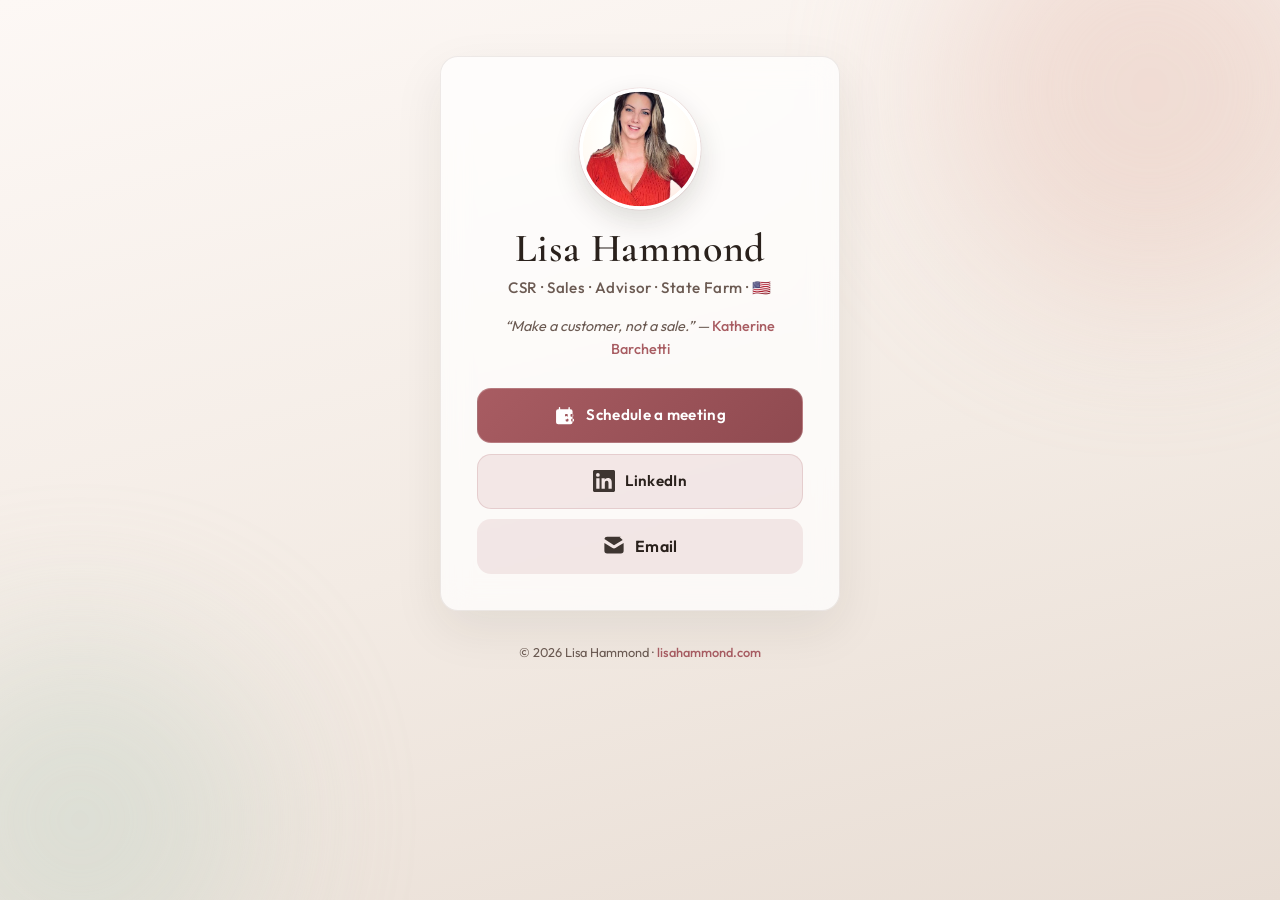
<file: index.html>
<!DOCTYPE html>
<html lang="en">
  <head>
    <meta charset="utf-8" />
    <meta name="viewport" content="width=device-width, initial-scale=1" />
    <title>Lisa Hammond</title>
    <meta
      name="description"
      content="Lisa Hammond — CSR & Sales at State Farm. Connect on LinkedIn, schedule a meeting, or send an email."
    />
    <meta property="og:title" content="Lisa Hammond" />
    <meta
      property="og:description"
      content="CSR | Sales | Advisor | State Farm"
    />
    <meta property="og:type" content="website" />
    <meta property="og:url" content="https://lisahammond.com/" />
    <meta property="og:image" content="https://lisahammond.com/author/lisa-hammond.png" />
    <meta name="twitter:card" content="summary_large_image" />
    <link rel="preconnect" href="https://fonts.googleapis.com" />
    <link rel="preconnect" href="https://fonts.gstatic.com" crossorigin />
    <link
      href="https://fonts.googleapis.com/css2?family=Cormorant+Garamond:ital,wght@0,500;0,600;1,500&family=Outfit:wght@400;500;600&display=swap"
      rel="stylesheet"
    />
    <link rel="stylesheet" href="/styles.css" />
    <script src="https://www.google.com/recaptcha/api.js?render=6LeG2hUrAAAAAMUD3b8o0OURuL3CIola4CC_6qtU"></script>
    <link rel="apple-touch-icon" sizes="57x57" href="/favicon/apple-icon-57x57.png" />
    <link rel="apple-touch-icon" sizes="60x60" href="/favicon/apple-icon-60x60.png" />
    <link rel="apple-touch-icon" sizes="72x72" href="/favicon/apple-icon-72x72.png" />
    <link rel="apple-touch-icon" sizes="76x76" href="/favicon/apple-icon-76x76.png" />
    <link rel="apple-touch-icon" sizes="114x114" href="/favicon/apple-icon-114x114.png" />
    <link rel="apple-touch-icon" sizes="120x120" href="/favicon/apple-icon-120x120.png" />
    <link rel="apple-touch-icon" sizes="144x144" href="/favicon/apple-icon-144x144.png" />
    <link rel="apple-touch-icon" sizes="152x152" href="/favicon/apple-icon-152x152.png" />
    <link rel="apple-touch-icon" sizes="180x180" href="/favicon/apple-icon-180x180.png" />
    <link rel="icon" type="image/png" sizes="192x192" href="/favicon/android-icon-192x192.png" />
    <link rel="icon" type="image/png" sizes="32x32" href="/favicon/favicon-32x32.png" />
    <link rel="icon" type="image/png" sizes="96x96" href="/favicon/favicon-96x96.png" />
    <link rel="icon" type="image/png" sizes="16x16" href="/favicon/favicon-16x16.png" />
    <link rel="icon" href="/favicon/favicon.ico" sizes="any" />
    <link rel="manifest" href="/favicon/manifest.json" />
    <meta name="msapplication-TileColor" content="#ffffff" />
    <meta name="msapplication-TileImage" content="/favicon/ms-icon-144x144.png" />
    <meta name="msapplication-config" content="/favicon/browserconfig.xml" />
    <meta name="theme-color" content="#ffffff" />
  </head>
  <body>
    <div class="bg-blob bg-blob--1" aria-hidden="true"></div>
    <div class="bg-blob bg-blob--2" aria-hidden="true"></div>

    <main class="wrap">
      <article class="card">
        <img
          class="avatar"
          src="/author/lisa-hammond.png"
          alt="Lisa Hammond"
          width="112"
          height="112"
          fetchpriority="high"
        />
        <h1>Lisa Hammond</h1>
        <p class="tagline">CSR · Sales · Advisor · State Farm · 🇺🇸</p>
        <blockquote class="quote">
          “Make a customer, not a sale.” — <cite>Katherine Barchetti</cite>
        </blockquote>

        <ul class="links">
          <li>
            <a class="link link--primary" href="https://meet.lisahammond.com/lisahammond">
              <svg xmlns="http://www.w3.org/2000/svg" viewBox="0 0 24 24" fill="currentColor" aria-hidden="true">
                <path
                  d="M12.75 12.75a.75.75 0 1 1-1.5 0 .75.75 0 0 1 1.5 0Zm1.5 0a.75.75 0 1 1-1.5 0 .75.75 0 0 1 1.5 0Zm0 2.25a.75.75 0 1 1-1.5 0 .75.75 0 0 1 1.5 0Zm-1.5 0a.75.75 0 1 1-1.5 0 .75.75 0 0 1 1.5 0ZM6 10.5a.75.75 0 0 1 .75-.75h1.5a.75.75 0 0 1 .75.75v1.5a.75.75 0 0 1-.75.75h-1.5A.75.75 0 0 1 6 12v-1.5Zm6.75-.75a.75.75 0 0 0-.75.75v1.5c0 .414.336.75.75.75h1.5a.75.75 0 0 0 .75-.75V10.5a.75.75 0 0 0-.75-.75h-1.5Zm6 0a.75.75 0 0 0-.75.75v1.5c0 .414.336.75.75.75h1.5a.75.75 0 0 0 .75-.75V10.5a.75.75 0 0 0-.75-.75h-1.5ZM6.75 15.75a.75.75 0 0 1 .75-.75h1.5a.75.75 0 0 1 .75.75v1.5a.75.75 0 0 1-.75.75h-1.5a.75.75 0 0 1-.75-.75v-1.5Zm6.75-.75a.75.75 0 0 0-.75.75v1.5c0 .414.336.75.75.75h1.5a.75.75 0 0 0 .75-.75v-1.5a.75.75 0 0 0-.75-.75h-1.5Zm6 0a.75.75 0 0 0-.75.75v1.5c0 .414.336.75.75.75h1.5a.75.75 0 0 0 .75-.75v-1.5a.75.75 0 0 0-.75-.75h-1.5ZM2.25 6.75A2.25 2.25 0 0 1 4.5 4.5h.75V3a.75.75 0 0 1 1.5 0v1.5h9V3a.75.75 0 0 1 1.5 0v1.5h.75a2.25 2.25 0 0 1 2.25 2.25v12a2.25 2.25 0 0 1-2.25 2.25H4.5a2.25 2.25 0 0 1-2.25-2.25v-12Z"
                />
              </svg>
              Schedule a meeting
            </a>
          </li>
          <li>
            <a class="link" href="https://www.linkedin.com/in/lisamhammond" rel="noopener noreferrer">
              <svg xmlns="http://www.w3.org/2000/svg" viewBox="0 0 24 24" fill="currentColor" aria-hidden="true">
                <path
                  d="M20.447 20.452h-3.554v-5.569c0-1.328-.027-3.037-1.852-3.037-1.853 0-2.136 1.445-2.136 2.939v5.667H9.351V9h3.414v1.561h.046c.477-.9 1.637-1.85 3.37-1.85 3.601 0 4.267 2.37 4.267 5.455v6.286zM5.337 7.433a2.062 2.062 0 0 1-2.063-2.065 2.064 2.064 0 1 1 2.063 2.065zm1.782 13.019H3.555V9h3.564v11.452zM22.225 0H1.771C.792 0 0 .774 0 1.729v20.542C0 23.227.792 24 1.771 24h20.451C23.2 24 24 23.227 24 22.271V1.729C24 .774 23.2 0 22.222 0h.003z"
                />
              </svg>
              LinkedIn
            </a>
          </li>
          <li>
            <button type="button" class="link link--button" id="contact-open" aria-haspopup="dialog" aria-controls="contact-dialog">
              <svg xmlns="http://www.w3.org/2000/svg" viewBox="0 0 24 24" fill="currentColor" aria-hidden="true">
                <path
                  d="M1.5 8.67v8.58a3 3 0 0 0 3 3h15a3 3 0 0 0 3-3V8.67l-8.928 5.493a3 3 0 0 1-3.144 0L1.5 8.67Zm16.598-6.37A3 3 0 0 0 19.5 2h-15a3 3 0 0 0-2.998 2.3L12 11.227l9.498-5.897Z"
                />
              </svg>
              Email
            </button>
          </li>
        </ul>
      </article>

      <p class="footer">
        © <span id="y"></span> Lisa Hammond ·
        <a href="https://lisahammond.com/">lisahammond.com</a>
      </p>
    </main>

    <div class="modal" id="contact-modal" hidden aria-hidden="true">
      <div class="modal__backdrop" id="contact-backdrop" tabindex="-1"></div>
      <div
        class="modal__panel"
        role="dialog"
        id="contact-dialog"
        aria-modal="true"
        aria-labelledby="contact-title"
      >
        <button type="button" class="modal__close" id="contact-close" aria-label="Close">&times;</button>
        <h2 class="modal__title" id="contact-title">Send a message</h2>
        <p class="modal__hint">Messages go to Lisa. She’ll reply when she can.</p>
        <form id="contact-form" class="contact-form" novalidate>
          <label class="contact-form__label" for="cf-name">Name</label>
          <input class="contact-form__input" id="cf-name" name="name" type="text" required maxlength="100" autocomplete="name" />
          <label class="contact-form__label" for="cf-email">Email</label>
          <input class="contact-form__input" id="cf-email" name="email" type="email" required maxlength="254" autocomplete="email" />
          <label class="contact-form__label" for="cf-subject">Subject</label>
          <input class="contact-form__input" id="cf-subject" name="subject" type="text" required maxlength="200" autocomplete="off" />
          <label class="contact-form__label" for="cf-content">Message</label>
          <textarea class="contact-form__textarea" id="cf-content" name="content" required maxlength="10000" rows="5"></textarea>
          <div class="contact-form__hp" aria-hidden="true">
            <input type="text" id="cf-website" name="website" tabindex="-1" autocomplete="off" title="" />
          </div>
          <p class="recaptcha-text">This site is protected by reCAPTCHA.</p>
          <p class="contact-form__status" id="contact-status" role="status" aria-live="polite"></p>
          <div class="contact-form__actions">
            <button type="button" class="contact-form__btn contact-form__btn--ghost" id="contact-cancel">Cancel</button>
            <button type="submit" class="contact-form__btn contact-form__btn--primary" id="contact-submit">Send</button>
          </div>
        </form>
      </div>
    </div>

    <script>
      window.__MAILBRIDGE__ = {
        endpoint: "https://form.lisahammond.com/api/v1/form/489YOQiRdkale82910dfja7892AIoLk1",
        recaptchaSiteKey: "6LeG2hUrAAAAAMUD3b8o0OURuL3CIola4CC_6qtU",
      };
    </script>
    <script src="/contact.js" defer></script>
    <script>
      document.getElementById("y").textContent = new Date().getFullYear();
    </script>
  </body>
</html>
</file>
<file: styles.css>
:root {
  --bg-top: #fdf8f5;
  --bg-bottom: #f3ebe4;
  --surface: rgba(255, 255, 255, 0.72);
  --surface-border: rgba(90, 62, 54, 0.1);
  --text: #2a211c;
  --text-muted: #6b5a52;
  --accent: #a85c62;
  --accent-soft: rgba(168, 92, 98, 0.12);
  --accent-hover: #8f4a50;
  --shadow: 0 18px 50px rgba(42, 33, 28, 0.08);
  --radius: 18px;
  --font-display: "Cormorant Garamond", Georgia, serif;
  --font-ui: "Outfit", system-ui, sans-serif;
}

*,
*::before,
*::after {
  box-sizing: border-box;
}

html {
  scroll-behavior: smooth;
}

body {
  margin: 0;
  min-height: 100vh;
  font-family: var(--font-ui);
  color: var(--text);
  background: linear-gradient(165deg, var(--bg-top) 0%, var(--bg-bottom) 55%, #e8ddd4 100%);
  background-attachment: fixed;
  line-height: 1.5;
  -webkit-font-smoothing: antialiased;
}

.bg-blob {
  position: fixed;
  border-radius: 50%;
  filter: blur(80px);
  opacity: 0.45;
  pointer-events: none;
  z-index: 0;
}

.bg-blob--1 {
  width: min(420px, 70vw);
  height: min(420px, 70vw);
  top: -120px;
  right: -80px;
  background: #e8c4b8;
}

.bg-blob--2 {
  width: min(360px, 60vw);
  height: min(360px, 60vw);
  bottom: -100px;
  left: -100px;
  background: #c5d4c8;
}

.wrap {
  position: relative;
  z-index: 1;
  max-width: 440px;
  margin: 0 auto;
  padding: clamp(2rem, 6vw, 3.5rem) 1.25rem 3rem;
}

.card {
  background: var(--surface);
  backdrop-filter: blur(14px);
  -webkit-backdrop-filter: blur(14px);
  border: 1px solid var(--surface-border);
  border-radius: var(--radius);
  box-shadow: var(--shadow);
  padding: clamp(1.75rem, 4vw, 2.25rem);
  text-align: center;
  animation: rise 0.85s cubic-bezier(0.22, 1, 0.36, 1) both;
}

@keyframes rise {
  from {
    opacity: 0;
    transform: translateY(16px);
  }
  to {
    opacity: 1;
    transform: translateY(0);
  }
}

.avatar {
  width: 112px;
  height: 112px;
  border-radius: 50%;
  object-fit: cover;
  object-position: center 34%;
  background: radial-gradient(circle at 48% 34%, #ffffff 0%, #fff6f1 60%, #efd8ce 100%);
  border: 3px solid rgba(255, 255, 255, 0.98);
  box-shadow:
    0 10px 26px rgba(42, 33, 28, 0.15),
    0 0 0 1px rgba(168, 92, 98, 0.12);
  filter: contrast(1.04) saturate(1.03);
  transform: scale(1.08);
  margin: 0 auto 1.25rem;
  display: block;
}

h1 {
  font-family: var(--font-display);
  font-weight: 600;
  font-size: clamp(2rem, 6vw, 2.5rem);
  letter-spacing: 0.02em;
  margin: 0 0 0.35rem;
  line-height: 1.15;
  color: var(--text);
}

.tagline {
  font-size: 0.95rem;
  font-weight: 500;
  color: var(--text-muted);
  margin: 0 0 1rem;
  letter-spacing: 0.03em;
}

.quote {
  font-size: 0.9rem;
  font-style: italic;
  color: var(--text-muted);
  margin: 0 0 1.75rem;
  padding: 0 0.25rem;
  line-height: 1.55;
}

.quote cite {
  font-style: normal;
  font-weight: 500;
  color: var(--accent);
}

.links {
  display: flex;
  flex-direction: column;
  gap: 0.65rem;
  margin: 0;
  padding: 0;
  list-style: none;
}

.links > li {
  display: flex;
  flex-direction: column;
  width: 100%;
  min-width: 0;
}

.links > li > .link {
  width: 100%;
  min-width: 0;
  max-width: 100%;
  box-sizing: border-box;
  align-self: stretch;
  flex: 0 0 auto;
}

.link {
  display: flex;
  align-items: center;
  justify-content: center;
  gap: 0.65rem;
  padding: 0.95rem 1.1rem;
  border-radius: 14px;
  text-decoration: none;
  color: var(--text);
  font-weight: 600;
  font-size: 0.95rem;
  letter-spacing: 0.02em;
  background: var(--accent-soft);
  border: 1px solid rgba(168, 92, 98, 0.18);
  transition:
    transform 0.2s ease,
    box-shadow 0.2s ease,
    background 0.2s ease,
    border-color 0.2s ease;
  animation: link-in 0.6s cubic-bezier(0.22, 1, 0.36, 1) both;
}

.links > li:nth-child(1) .link {
  animation-delay: 0.08s;
}
.links > li:nth-child(2) .link {
  animation-delay: 0.14s;
}
.links > li:nth-child(3) .link {
  animation-delay: 0.2s;
}

@keyframes link-in {
  from {
    opacity: 0;
    transform: translateY(10px);
  }
  to {
    opacity: 1;
    transform: translateY(0);
  }
}

.link:hover,
.link:focus-visible {
  transform: translateY(-2px);
  box-shadow: 0 10px 28px rgba(168, 92, 98, 0.18);
  background: rgba(255, 255, 255, 0.85);
  border-color: rgba(168, 92, 98, 0.35);
  outline: none;
}

.link:active {
  transform: translateY(0);
}

.link svg {
  flex-shrink: 0;
  width: 22px;
  height: 22px;
  opacity: 0.9;
}

.link--primary {
  background: linear-gradient(135deg, #a85c62 0%, #8f4a50 100%);
  color: #fff;
  border-color: rgba(255, 255, 255, 0.2);
}

.link--primary svg {
  opacity: 1;
}

.link--primary:hover,
.link--primary:focus-visible {
  background: linear-gradient(135deg, #b56a70 0%, #9d555b 100%);
  border-color: rgba(255, 255, 255, 0.35);
  box-shadow: 0 12px 32px rgba(143, 74, 80, 0.35);
  color: #fff;
}

.link--button {
  cursor: pointer;
  width: 100%;
  max-width: 100%;
  border: none;
  font: inherit;
  font-weight: 600;
  text-align: center;
  appearance: none;
  -webkit-appearance: none;
  display: flex;
}

.link--button:focus-visible {
  outline: 2px solid var(--accent);
  outline-offset: 3px;
}

.modal {
  position: fixed;
  inset: 0;
  z-index: 100;
  display: flex;
  align-items: center;
  justify-content: center;
  padding: max(0.75rem, env(safe-area-inset-top))
    max(0.75rem, env(safe-area-inset-right))
    max(0.75rem, env(safe-area-inset-bottom))
    max(0.75rem, env(safe-area-inset-left));
  overflow-x: hidden;
  overflow-y: auto;
  -webkit-overflow-scrolling: touch;
  box-sizing: border-box;
}

.modal[hidden] {
  display: none !important;
}

.modal__backdrop {
  position: absolute;
  inset: 0;
  background: rgba(42, 33, 28, 0.45);
  backdrop-filter: blur(4px);
  -webkit-backdrop-filter: blur(4px);
}

.modal__panel {
  position: relative;
  z-index: 1;
  width: 100%;
  max-width: min(420px, calc(100vw - 1.5rem));
  min-width: 0;
  max-height: min(90dvh, 640px);
  overflow-x: hidden;
  overflow-y: auto;
  -webkit-overflow-scrolling: touch;
  padding: 1.5rem 1.25rem 1.25rem;
  margin: auto;
  background: var(--surface);
  backdrop-filter: blur(14px);
  -webkit-backdrop-filter: blur(14px);
  border: 1px solid var(--surface-border);
  border-radius: var(--radius);
  box-shadow: 0 24px 60px rgba(42, 33, 28, 0.18);
  text-align: left;
  animation: rise 0.35s cubic-bezier(0.22, 1, 0.36, 1) both;
  box-sizing: border-box;
  overscroll-behavior: contain;
  word-wrap: break-word;
  overflow-wrap: break-word;
}

.modal__close {
  position: absolute;
  top: 0.65rem;
  right: 0.65rem;
  width: 2.25rem;
  height: 2.25rem;
  border: none;
  border-radius: 10px;
  background: transparent;
  color: var(--text-muted);
  font-size: 1.5rem;
  line-height: 1;
  cursor: pointer;
  display: flex;
  align-items: center;
  justify-content: center;
}

.modal__close:hover {
  background: var(--accent-soft);
  color: var(--text);
}

.modal__title {
  font-family: var(--font-display);
  font-size: 1.5rem;
  font-weight: 600;
  margin: 0 2rem 0.35rem 0;
  color: var(--text);
}

.modal__hint {
  margin: 0 0 1.1rem;
  font-size: 0.88rem;
  color: var(--text-muted);
  line-height: 1.45;
}

.contact-form {
  position: relative;
  display: flex;
  flex-direction: column;
  align-items: stretch;
  min-width: 0;
  width: 100%;
}

.contact-form__label {
  display: block;
  font-size: 0.78rem;
  font-weight: 600;
  letter-spacing: 0.04em;
  text-transform: uppercase;
  color: var(--text-muted);
  margin-bottom: 0.35rem;
}

.contact-form__input,
.contact-form__textarea {
  display: block;
  width: 100%;
  max-width: 100%;
  min-width: 0;
  margin-bottom: 0.85rem;
  padding: 0.65rem 0.75rem;
  border: 1px solid rgba(90, 62, 54, 0.18);
  border-radius: 10px;
  font-family: var(--font-ui);
  font-size: 16px;
  color: var(--text);
  background: rgba(255, 255, 255, 0.85);
  box-sizing: border-box;
  -webkit-appearance: none;
  appearance: none;
}

@media (min-width: 480px) {
  .contact-form__input,
  .contact-form__textarea {
    font-size: 0.95rem;
  }
}

.contact-form__input:focus,
.contact-form__textarea:focus {
  outline: none;
  border-color: rgba(168, 92, 98, 0.55);
  box-shadow: 0 0 0 3px var(--accent-soft);
}

.contact-form__textarea {
  resize: vertical;
  min-height: 120px;
  line-height: 1.45;
}

.contact-form__hp {
  position: absolute;
  width: 1px;
  height: 1px;
  padding: 0;
  margin: -1px;
  overflow: hidden;
  clip: rect(0, 0, 0, 0);
  white-space: nowrap;
  border: 0;
  left: 0;
  top: 0;
  pointer-events: none;
  opacity: 0;
}

.contact-form__status {
  min-height: 1.35rem;
  margin: 0 0 0.75rem;
  font-size: 0.88rem;
  color: var(--accent);
}

.contact-form__status--error {
  color: #9a3d3d;
}

.contact-form__actions {
  display: flex;
  gap: 0.65rem;
  justify-content: flex-end;
  flex-wrap: wrap;
  width: 100%;
  min-width: 0;
}

.contact-form__btn {
  padding: 0.65rem 1.15rem;
  border-radius: 12px;
  font-family: var(--font-ui);
  font-size: 0.92rem;
  font-weight: 600;
  cursor: pointer;
  border: 1px solid transparent;
}

.contact-form__btn--ghost {
  background: transparent;
  color: var(--text-muted);
  border-color: rgba(90, 62, 54, 0.15);
}

.contact-form__btn--ghost:hover {
  background: rgba(255, 255, 255, 0.6);
  color: var(--text);
}

.contact-form__btn--primary {
  background: linear-gradient(135deg, #a85c62 0%, #8f4a50 100%);
  color: #fff;
  border-color: rgba(255, 255, 255, 0.2);
}

.contact-form__btn--primary:hover:not(:disabled) {
  filter: brightness(1.05);
}

.contact-form__btn--primary:disabled {
  opacity: 0.55;
  cursor: not-allowed;
}

.grecaptcha-badge {
  display: none !important;
  visibility: hidden !important;
  opacity: 0 !important;
  pointer-events: none !important;
  width: 0 !important;
  height: 0 !important;
  overflow: hidden !important;
  position: fixed !important;
  right: -9999px !important;
  bottom: -9999px !important;
}

.recaptcha-text {
  font-size: 12px;
  color: var(--text-muted);
  text-align: center;
  margin: 0 0 0.65rem;
  line-height: 1.35;
}

.footer {
  margin-top: 2rem;
  text-align: center;
  font-size: 0.8rem;
  color: var(--text-muted);
  animation: fade 1s ease 0.4s both;
}

@keyframes fade {
  from {
    opacity: 0;
  }
  to {
    opacity: 1;
  }
}

.footer a {
  color: var(--accent);
  text-decoration: none;
  font-weight: 500;
}

.footer a:hover {
  text-decoration: underline;
}

@media (prefers-reduced-motion: reduce) {
  *,
  *::before,
  *::after {
    animation-duration: 0.01ms !important;
    animation-iteration-count: 1 !important;
    transition-duration: 0.01ms !important;
  }
}
</file>
